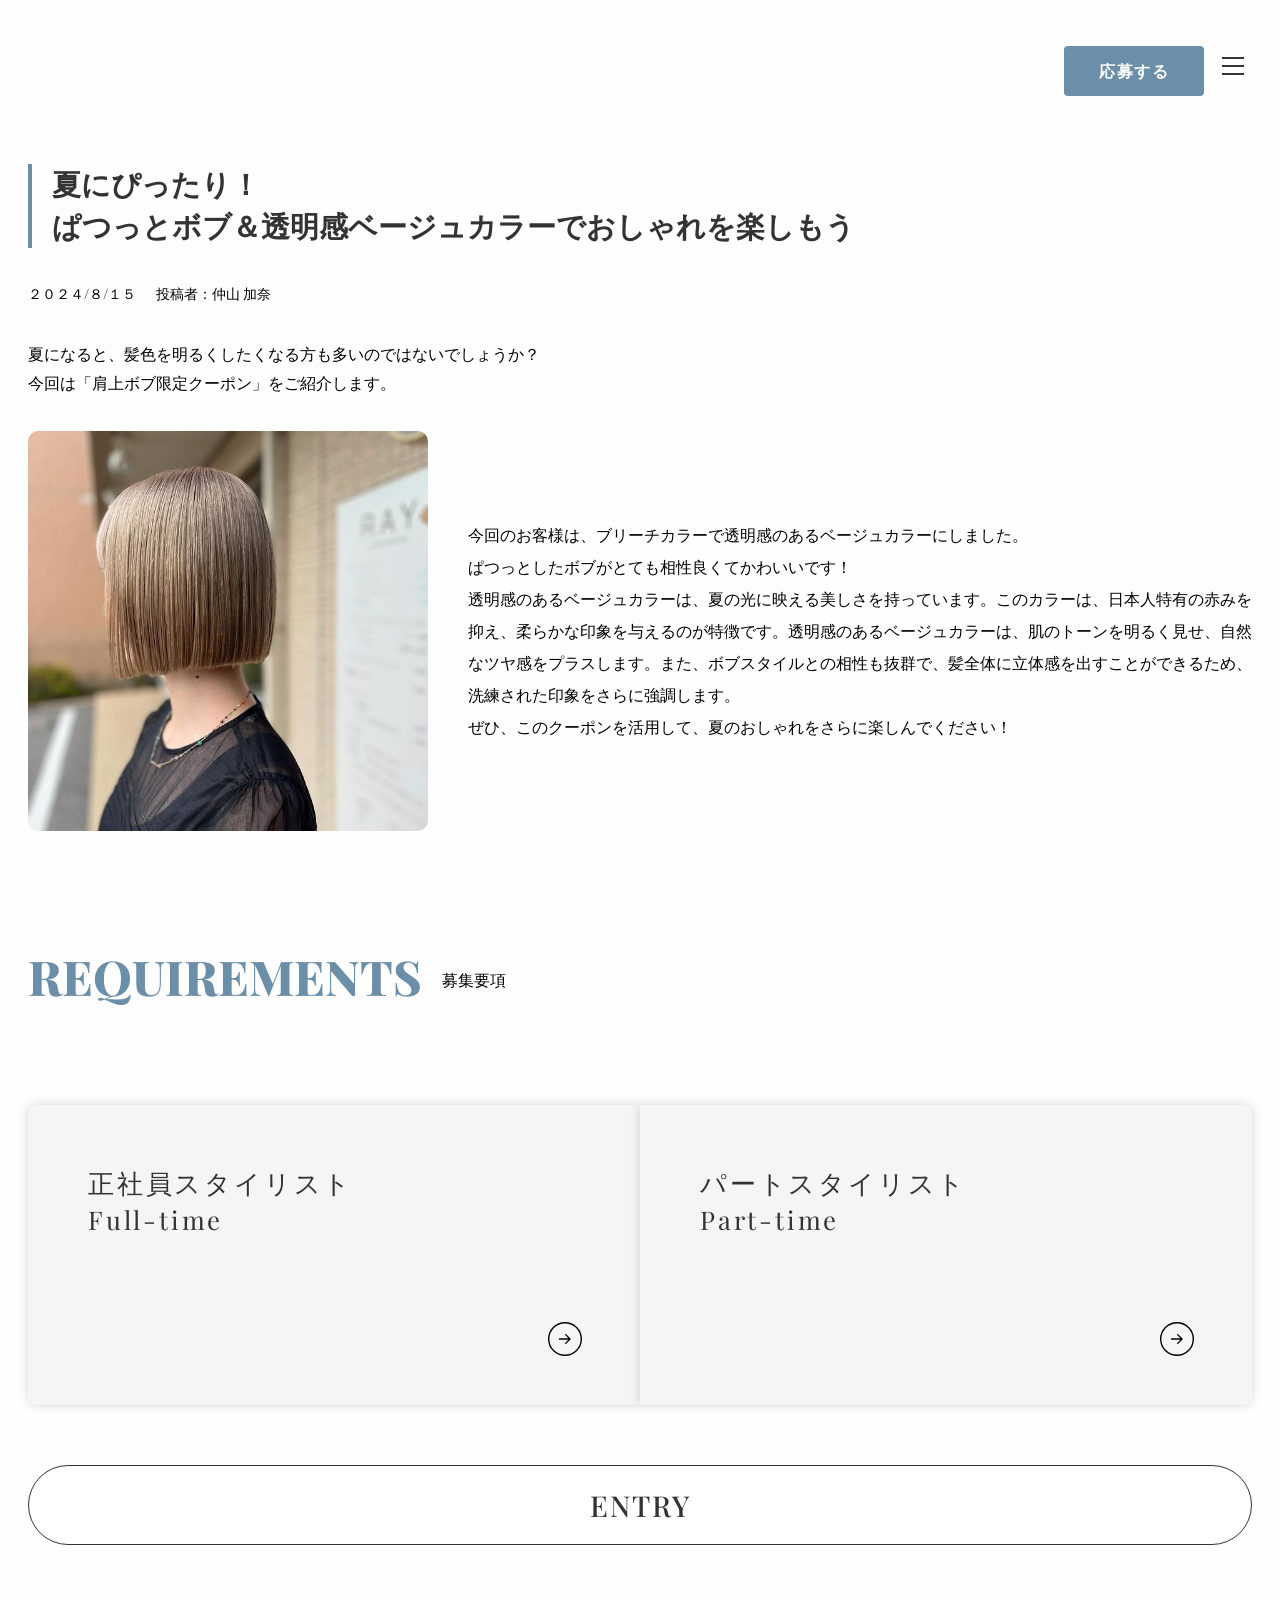
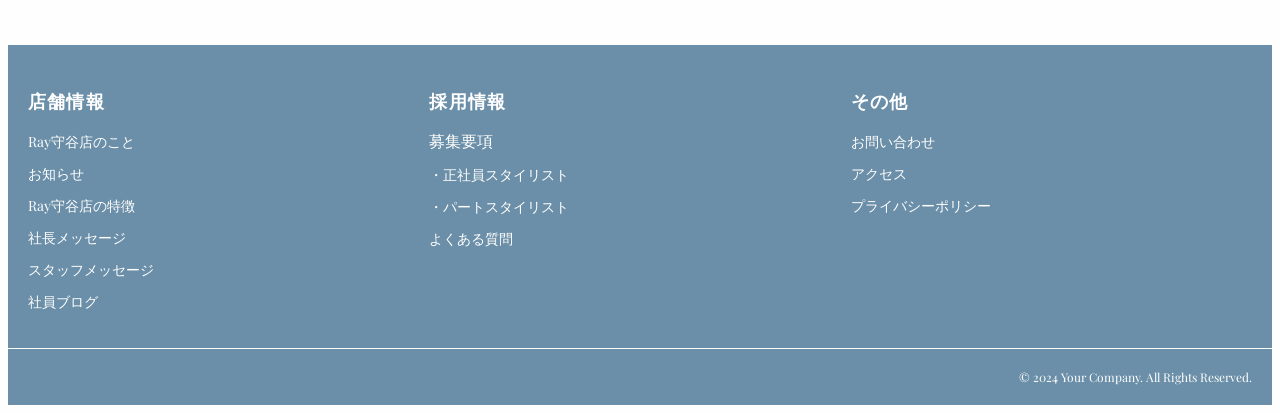
<file: blog.html>
<!DOCTYPE html>
<html lang="ja">

<head>
    <meta charset="UTF-8">
    <meta name="viewport" content="width=device-width, initial-scale=1.0">
    <title>Ray守谷店_社員ブログ</title>
    <link rel="stylesheet" href="css/blog.css">
    <script src="js/script.js" defer></script>
</head>

<body>
    <header class="header">
        <div class="logo"></div>
        <a class="form"
            href="https://docs.google.com/forms/d/e/1FAIpQLSex5npWodg_YMDgw0tSRHl3kR3jKLnFb66A946xwnOBswE83A/viewform?usp=sf_link"><button
                class="entry">応募する</button></a>
        <div class="line">
            <div class="line1"></div>
            <div class="line1"></div>
            <div class="line1"></div>
        </div>
        <div class="menu">
            <div class="close-btn">✕</div>
            <nav class="menu-content">
                <h1>MENU</h1>
                <ul class="navigation_menu">
                    <div class="flexnav">
                        <li><a href="index.html">トップページ</a></li>
                        <li><a href="about.html">Ray守谷店のこと</a></li>
                        <li><a href="index.html#news_seection">お知らせ</a></li>
                        <li><a href="index.html#features_section">Ray守谷店の特徴</a></li>
                        <li><a href="about.html#ownertext">社長メッセージ</a></li>
                        <li><a href="about.html#stafftext">スタッフメッセージ</a></li>
                        <li><a href="listBlog.html">社員ブログ</a></li>
                    </div>
                    <div class="flexnav2">
                        <li>募集要項</li>
                        <li><a href="requirement.html">・正社員スタイリスト</a></li>
                        <li><a href="part.html">・パートスタイリスト</a></li>
                        <li><a href="#faq_section">よくあるご質問</a></li>
                        <li><a href="#">お問い合わせ</a></li>
                    </div>
                </ul>
            </nav>
        </div>
    </header>
    <section class="blog_all">
        <h1>夏にぴったり！<br>ぱつっとボブ＆透明感ベージュカラーでおしゃれを楽しもう</h1>
        <div class="client">
            <ul>
                <li class="date">２０２４/８/１５</li>
                <li class="client">投稿者：仲山 加奈</li>
            </ul>
        </div>
        <h2>夏になると、髪色を明るくしたくなる方も多いのではないでしょうか？<br>今回は「肩上ボブ限定クーポン」をご紹介します。</h2>
        <div class="image">
            <img src="image/hair_cut.jpg" alt="">
            <p>今回のお客様は、ブリーチカラーで透明感のあるベージュカラーにしました。<br>ぱつっとしたボブがとても相性良くてかわいいです！<br>透明感のあるベージュカラーは、夏の光に映える美しさを持っています。このカラーは、日本人特有の赤みを抑え、柔らかな印象を与えるのが特徴です。透明感のあるベージュカラーは、肌のトーンを明るく見せ、自然なツヤ感をプラスします。また、ボブスタイルとの相性も抜群で、髪全体に立体感を出すことができるため、洗練された印象をさらに強調します。<br>ぜひ、このクーポンを活用して、夏のおしゃれをさらに楽しんでください！
            </p>
        </div>
    </section>

    <section class="recruit_section">
        <h2 class="heading08"><span>REQUIREMENTS</span>募集要項</h2>
        <div class="content_recruit">
            <a href="requirement.html">
                <div class="box_rec rec01">
                    <p>正社員スタイリスト<br><span>Full-time</span></p><svg class="pc" width="34" height="34" viewBox="0 0 74 74"
                        fill="none" xmlns="http://www.w3.org/2000/svg">
                        <circle cx="37" cy="37" r="35.5" stroke="black" stroke-width="3"></circle>
                        <path
                            d="M25 35.5C24.1716 35.5 23.5 36.1716 23.5 37C23.5 37.8284 24.1716 38.5 25 38.5V35.5ZM49.0607 38.0607C49.6464 37.4749 49.6464 36.5251 49.0607 35.9393L39.5147 26.3934C38.9289 25.8076 37.9792 25.8076 37.3934 26.3934C36.8076 26.9792 36.8076 27.9289 37.3934 28.5147L45.8787 37L37.3934 45.4853C36.8076 46.0711 36.8076 47.0208 37.3934 47.6066C37.9792 48.1924 38.9289 48.1924 39.5147 47.6066L49.0607 38.0607ZM25 38.5L48 38.5V35.5L25 35.5V38.5Z"
                            fill="black"></path>
                    </svg>
                </div>
            </a>
            <a href="part.html">
                <div class="box_rec rec02">
                    <p>パートスタイリスト<br><span>Part-time</span></p><svg class="pc" width="34" height="34" viewBox="0 0 74 74"
                        fill="none" xmlns="http://www.w3.org/2000/svg">
                        <circle cx="37" cy="37" r="35.5" stroke="black" stroke-width="3"></circle>
                        <path
                            d="M25 35.5C24.1716 35.5 23.5 36.1716 23.5 37C23.5 37.8284 24.1716 38.5 25 38.5V35.5ZM49.0607 38.0607C49.6464 37.4749 49.6464 36.5251 49.0607 35.9393L39.5147 26.3934C38.9289 25.8076 37.9792 25.8076 37.3934 26.3934C36.8076 26.9792 36.8076 27.9289 37.3934 28.5147L45.8787 37L37.3934 45.4853C36.8076 46.0711 36.8076 47.0208 37.3934 47.6066C37.9792 48.1924 38.9289 48.1924 39.5147 47.6066L49.0607 38.0607ZM25 38.5L48 38.5V35.5L25 35.5V38.5Z"
                            fill="black"></path>
                    </svg>
                </div>
            </a>
        </div>

        <a class="form"
            href="https://docs.google.com/forms/d/e/1FAIpQLSex5npWodg_YMDgw0tSRHl3kR3jKLnFb66A946xwnOBswE83A/viewform?usp=sf_link"><button
                class="big_btn">ENTRY</button></a>

    </section>

    <footer>
        <div class="footer-container">
            <div class="footer-section company-info">
                <h4>店舗情報</h4>
                <ul>
                    <li><a href="about.html">Ray守谷店のこと</a></li>
                    <li><a href="index.html#news_section">お知らせ</a></li>
                    <li><a href="index.html#features_section">Ray守谷店の特徴</a></li>
                    <li><a href="about.html#ownertext">社長メッセージ</a></li>
                    <li><a href="about.html#stafftext">スタッフメッセージ</a></li>
                    <li><a href="listBlog.html">社員ブログ</a></li>
                </ul>
            </div>
    
            <div class="footer-section recruit-info">
                <h4>採用情報</h4>
                <ul>
                    <li>募集要項</li>
                    <li><a href="requirement.html">・正社員スタイリスト</a></li>
                    <li><a href="part.html">・パートスタイリスト</a></li>
                    <li><a href="index.html#faq_section">よくある質問</a></li>
                </ul>
            </div>
    
            <div class="footer-section contact-info">
                <h4>その他</h4>
                <ul>
                    <li><a href="/contact">お問い合わせ</a></li>
                    <li><a href="/location">アクセス</a></li>
                    <li><a href="/privacy">プライバシーポリシー</a></li>
                </ul>
            </div>
    
            <!-- SNS -->
            <!-- <div class="footer-section social-media">
                <h4>Follow Us</h4>
                <ul class="social-links">
                    <li><a href="https://twitter.com/yourcompany" target="_blank">Twitter</a></li>
                    <li><a href="https://facebook.com/yourcompany" target="_blank">Facebook</a></li>
                    <li><a href="https://instagram.com/yourcompany" target="_blank">Instagram</a></li>
                    <li><a href="https://linkedin.com/yourcompany" target="_blank">LinkedIn</a></li>
                </ul>
            </div> -->
        </div>
    
        <div class="footer-bottom">
            <p>&copy; 2024 Your Company. All Rights Reserved.</p>
        </div>
    </footer>
</body>

</html>
</file>
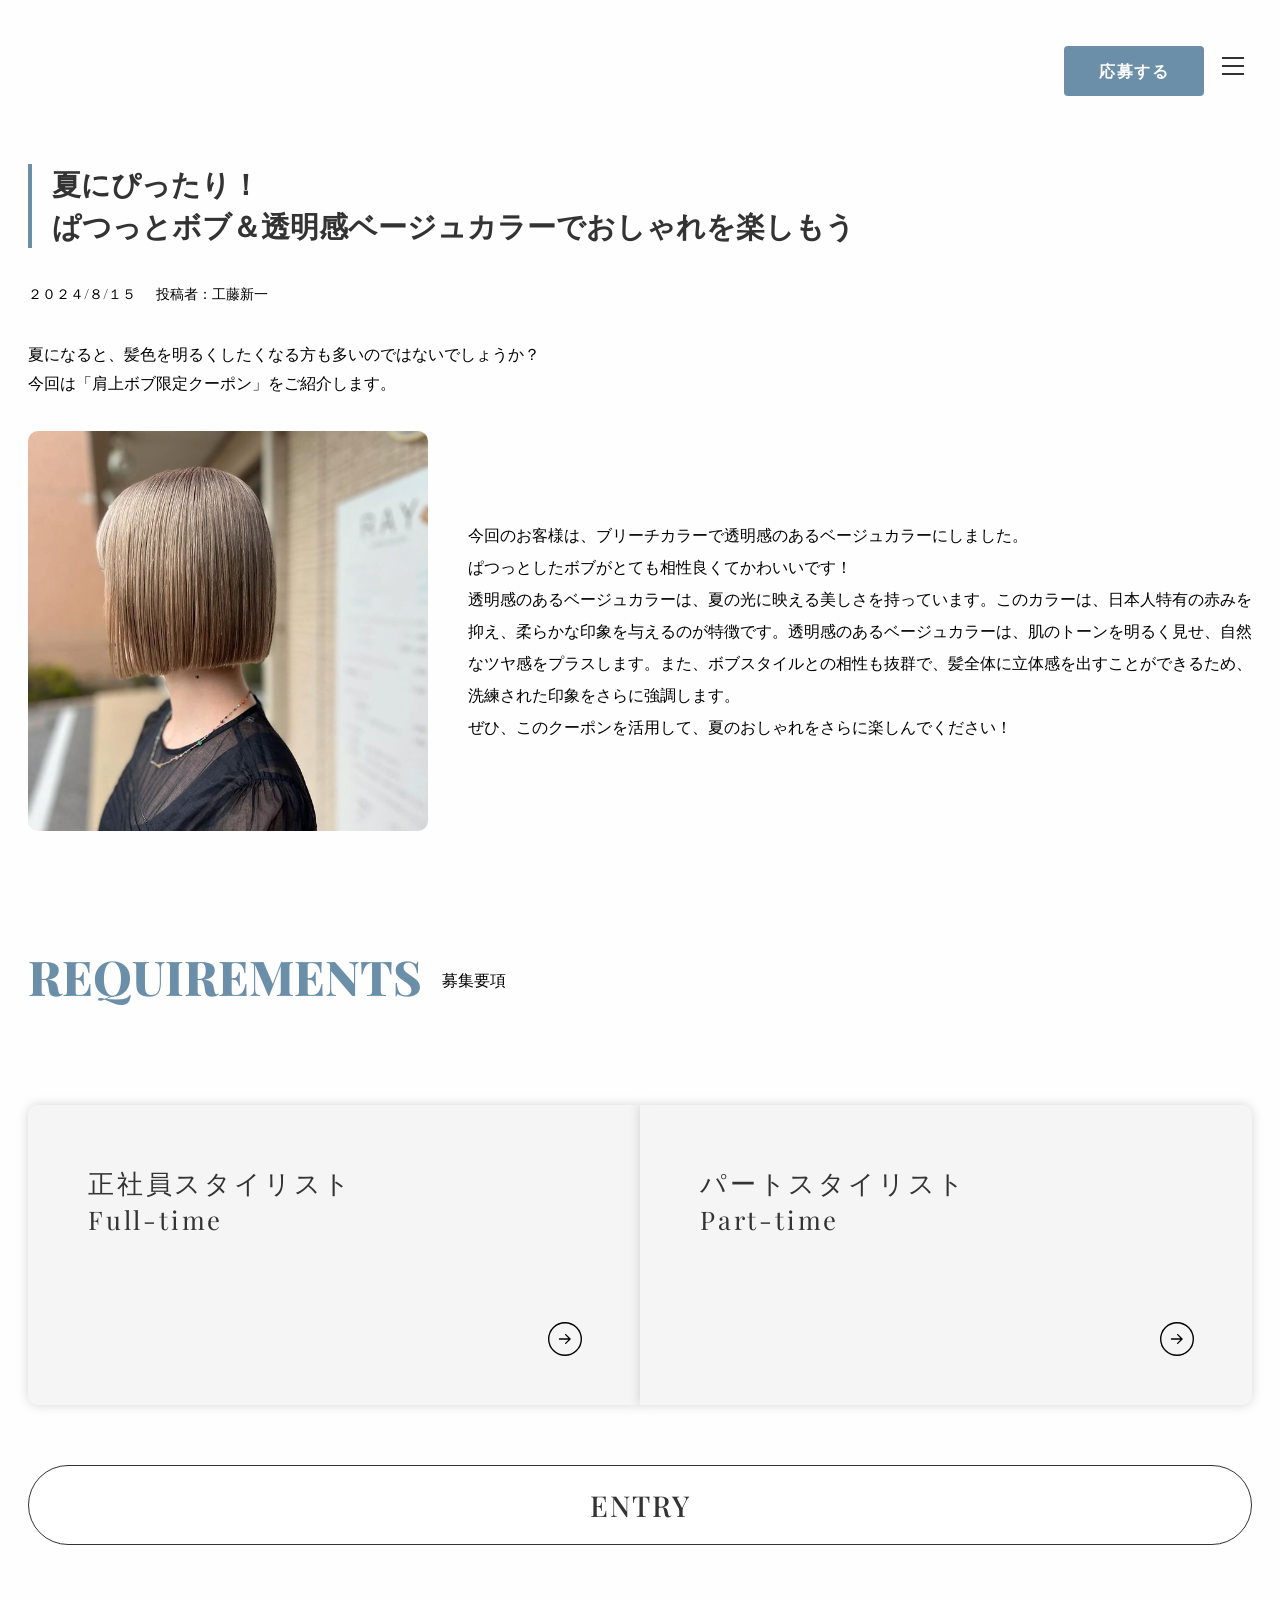
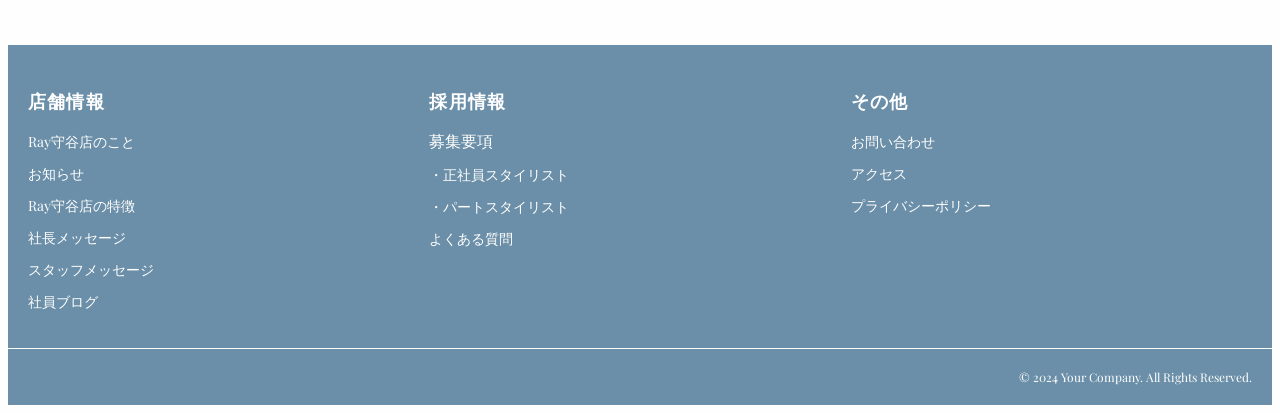
<file: blog02.html>
<!DOCTYPE html>
<html lang="ja">

<head>
    <meta charset="UTF-8">
    <meta name="viewport" content="width=device-width, initial-scale=1.0">
    <title>Ray守谷店_社員ブログ</title>
    <link rel="stylesheet" href="css/blog.css">
    <script src="js/script.js" defer></script>
</head>

<body>
    <header class="header">
        <div class="logo"></div>
        <a class="form"
            href="https://docs.google.com/forms/d/e/1FAIpQLSex5npWodg_YMDgw0tSRHl3kR3jKLnFb66A946xwnOBswE83A/viewform?usp=sf_link"><button
                class="entry">応募する</button></a>
        <div class="line">
            <div class="line1"></div>
            <div class="line1"></div>
            <div class="line1"></div>
        </div>
        <div class="menu">
            <div class="close-btn">✕</div>
            <nav class="menu-content">
                <h1>MENU</h1>
                <ul class="navigation_menu">
                    <div class="flexnav">
                        <li><a href="index.html">トップページ</a></li>
                        <li><a href="about.html">Ray守谷店のこと</a></li>
                        <li><a href="index.html#news_seection">お知らせ</a></li>
                        <li><a href="index.html#features_section">Ray守谷店の特徴</a></li>
                        <li><a href="about.html#ownertext">社長メッセージ</a></li>
                        <li><a href="about.html#stafftext">スタッフメッセージ</a></li>
                        <li><a href="listBlog.html">社員ブログ</a></li>
                    </div>
                    <div class="flexnav2">
                        <li>募集要項</li>
                        <li><a href="requirement.html">・正社員スタイリスト</a></li>
                        <li><a href="part.html">・パートスタイリスト</a></li>
                        <li><a href="#faq_section">よくあるご質問</a></li>
                        <li><a href="#">お問い合わせ</a></li>
                    </div>
                </ul>
            </nav>
        </div>
    </header>
    <section class="blog_all">
        <h1>夏にぴったり！<br>ぱつっとボブ＆透明感ベージュカラーでおしゃれを楽しもう</h1>
        <div class="client">
            <ul>
                <li class="date">２０２４/８/１５</li>
                <li class="client">投稿者：工藤新一</li>
            </ul>
        </div>
        <h2>夏になると、髪色を明るくしたくなる方も多いのではないでしょうか？<br>今回は「肩上ボブ限定クーポン」をご紹介します。</h2>
        <div class="image">
            <img src="image/hair_cut.jpg" alt="">
            <p>今回のお客様は、ブリーチカラーで透明感のあるベージュカラーにしました。<br>ぱつっとしたボブがとても相性良くてかわいいです！<br>透明感のあるベージュカラーは、夏の光に映える美しさを持っています。このカラーは、日本人特有の赤みを抑え、柔らかな印象を与えるのが特徴です。透明感のあるベージュカラーは、肌のトーンを明るく見せ、自然なツヤ感をプラスします。また、ボブスタイルとの相性も抜群で、髪全体に立体感を出すことができるため、洗練された印象をさらに強調します。<br>ぜひ、このクーポンを活用して、夏のおしゃれをさらに楽しんでください！
            </p>
        </div>
    </section>

    <section class="recruit_section">
        <h2 class="heading08"><span>REQUIREMENTS</span>募集要項</h2>
        <div class="content_recruit">
            <a href="requirement.html">
                <div class="box_rec rec01">
                    <p>正社員スタイリスト<br><span>Full-time</span></p><svg class="pc" width="34" height="34" viewBox="0 0 74 74"
                        fill="none" xmlns="http://www.w3.org/2000/svg">
                        <circle cx="37" cy="37" r="35.5" stroke="black" stroke-width="3"></circle>
                        <path
                            d="M25 35.5C24.1716 35.5 23.5 36.1716 23.5 37C23.5 37.8284 24.1716 38.5 25 38.5V35.5ZM49.0607 38.0607C49.6464 37.4749 49.6464 36.5251 49.0607 35.9393L39.5147 26.3934C38.9289 25.8076 37.9792 25.8076 37.3934 26.3934C36.8076 26.9792 36.8076 27.9289 37.3934 28.5147L45.8787 37L37.3934 45.4853C36.8076 46.0711 36.8076 47.0208 37.3934 47.6066C37.9792 48.1924 38.9289 48.1924 39.5147 47.6066L49.0607 38.0607ZM25 38.5L48 38.5V35.5L25 35.5V38.5Z"
                            fill="black"></path>
                    </svg>
                </div>
            </a>
            <a href="part.html">
                <div class="box_rec rec02">
                    <p>パートスタイリスト<br><span>Part-time</span></p><svg class="pc" width="34" height="34" viewBox="0 0 74 74"
                        fill="none" xmlns="http://www.w3.org/2000/svg">
                        <circle cx="37" cy="37" r="35.5" stroke="black" stroke-width="3"></circle>
                        <path
                            d="M25 35.5C24.1716 35.5 23.5 36.1716 23.5 37C23.5 37.8284 24.1716 38.5 25 38.5V35.5ZM49.0607 38.0607C49.6464 37.4749 49.6464 36.5251 49.0607 35.9393L39.5147 26.3934C38.9289 25.8076 37.9792 25.8076 37.3934 26.3934C36.8076 26.9792 36.8076 27.9289 37.3934 28.5147L45.8787 37L37.3934 45.4853C36.8076 46.0711 36.8076 47.0208 37.3934 47.6066C37.9792 48.1924 38.9289 48.1924 39.5147 47.6066L49.0607 38.0607ZM25 38.5L48 38.5V35.5L25 35.5V38.5Z"
                            fill="black"></path>
                    </svg>
                </div>
            </a>
        </div>

        <a class="form"
            href="https://docs.google.com/forms/d/e/1FAIpQLSex5npWodg_YMDgw0tSRHl3kR3jKLnFb66A946xwnOBswE83A/viewform?usp=sf_link"><button
                class="big_btn">ENTRY</button></a>

    </section>

    <footer>
        <div class="footer-container">
            <div class="footer-section company-info">
                <h4>店舗情報</h4>
                <ul>
                    <li><a href="about.html">Ray守谷店のこと</a></li>
                    <li><a href="index.html#news_section">お知らせ</a></li>
                    <li><a href="index.html#features_section">Ray守谷店の特徴</a></li>
                    <li><a href="about.html#ownertext">社長メッセージ</a></li>
                    <li><a href="about.html#stafftext">スタッフメッセージ</a></li>
                    <li><a href="listBlog.html">社員ブログ</a></li>
                </ul>
            </div>
    
            <div class="footer-section recruit-info">
                <h4>採用情報</h4>
                <ul>
                    <li>募集要項</li>
                    <li><a href="requirement.html">・正社員スタイリスト</a></li>
                    <li><a href="part.html">・パートスタイリスト</a></li>
                    <li><a href="index.html#faq_section">よくある質問</a></li>
                </ul>
            </div>
    
            <div class="footer-section contact-info">
                <h4>その他</h4>
                <ul>
                    <li><a href="/contact">お問い合わせ</a></li>
                    <li><a href="/location">アクセス</a></li>
                    <li><a href="/privacy">プライバシーポリシー</a></li>
                </ul>
            </div>
    
            <!-- SNS -->
            <!-- <div class="footer-section social-media">
                <h4>Follow Us</h4>
                <ul class="social-links">
                    <li><a href="https://twitter.com/yourcompany" target="_blank">Twitter</a></li>
                    <li><a href="https://facebook.com/yourcompany" target="_blank">Facebook</a></li>
                    <li><a href="https://instagram.com/yourcompany" target="_blank">Instagram</a></li>
                    <li><a href="https://linkedin.com/yourcompany" target="_blank">LinkedIn</a></li>
                </ul>
            </div> -->
        </div>
    
        <div class="footer-bottom">
            <p>&copy; 2024 Your Company. All Rights Reserved.</p>
        </div>
    </footer>
</body>

</html>
</file>
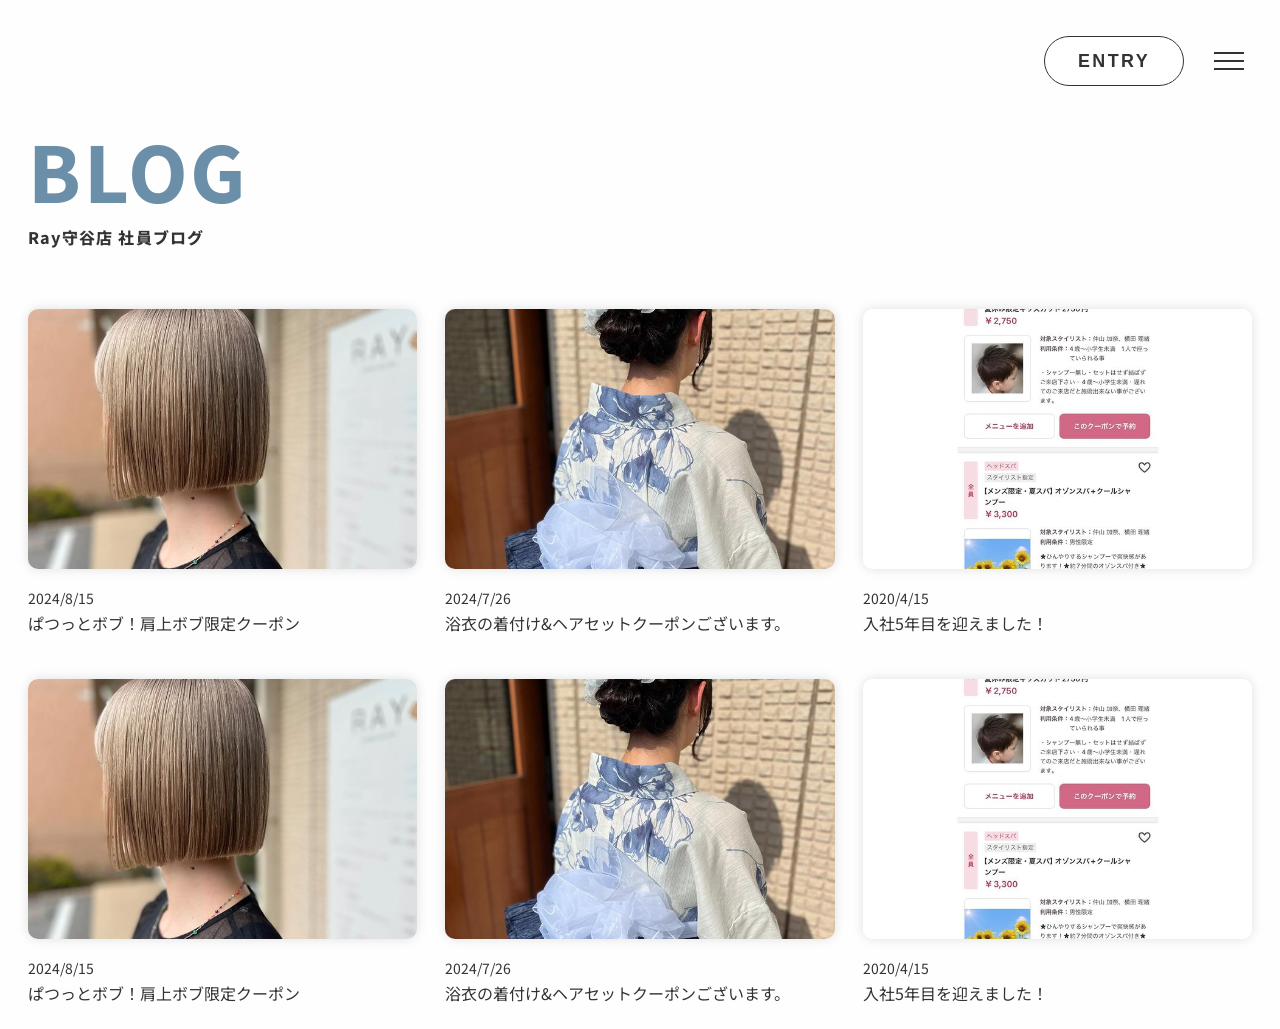
<file: listBlog.html>
<!DOCTYPE html>
<html lang="ja">

<head>
    <meta charset="UTF-8">
    <meta name="viewport" content="width=device-width, initial-scale=1.0">
    <title>Ray守谷店_社員ブログ</title>
    <link rel="stylesheet" href="css/listBlog.css">
    <script src="js/script.js" defer></script>
</head>

<body>
    <header class="header">
        <div class="logo"></div>
        <a class="form"
            href="https://docs.google.com/forms/d/e/1FAIpQLSex5npWodg_YMDgw0tSRHl3kR3jKLnFb66A946xwnOBswE83A/viewform?usp=sf_link"><button
                class="entry">ENTRY</button></a>
        <div class="line">
            <div class="line1"></div>
            <div class="line1"></div>
            <div class="line1"></div>
        </div>
        <div class="menu">
            <div class="close-btn">✕</div>
            <nav class="menu-content">
                <h1>MENU</h1>
                <ul class="navigation_menu">
                    <div class="flexnav">
                        <li><a href="#">Ray守谷店のこと</a></li>
                        <li><a href="#">ニュース</a></li>
                        <li><a href="#">Ray守谷店の特徴</a></li>
                        <li><a href="#">働き方</a></li>
                        <li><a href="#">成長支援</a></li>
                        <li><a href="#">福利厚生</a></li>
                    </div>
                    <div class="flexnav2">
                        <li><a href="#">社員ブログ</a></li>
                        <li><a href="#">募集要項</a></li>
                        <li><a href="#">よくあるご質問</a></li>
                        <li><a href="#">お問い合わせ</a></li>
                    </div>
                </ul>
            </nav>
        </div>
    </header>

    <main>

        <div class="sectuon">
            <h1 class="big_heading">BLOG</h1>
            <p class="small_heading">Ray守谷店 社員ブログ</p>
        </div>

        <div class="blogAll">
            <div class="blogList">
                <div class="visual blog01"></div>
                <p class="text"><span>2024/8/15</span><br>ぱつっとボブ！肩上ボブ限定クーポン</p>
            </div>
            <div class="blogList">
                <div class="visual blog02"></div>
                <p class="text"><span>2024/7/26</span><br>浴衣の着付け&ヘアセットクーポンございます。</p>
            </div>
            <div class="blogList">
                <div class="visual blog03"></div>
                <p class="text"><span>2020/4/15</span><br>入社5年目を迎えました！</p>
            </div>
            <div class="blogList">
                <div class="visual blog01"></div>
                <p class="text"><span>2024/8/15</span><br>ぱつっとボブ！肩上ボブ限定クーポン</p>
            </div>
            <div class="blogList">
                <div class="visual blog02"></div>
                <p class="text"><span>2024/7/26</span><br>浴衣の着付け&ヘアセットクーポンございます。</p>
            </div>
            <div class="blogList">
                <div class="visual blog03"></div>
                <p class="text"><span>2020/4/15</span><br>入社5年目を迎えました！</p>
            </div>
        </div>
    </main>
</body>

</html>
</file>
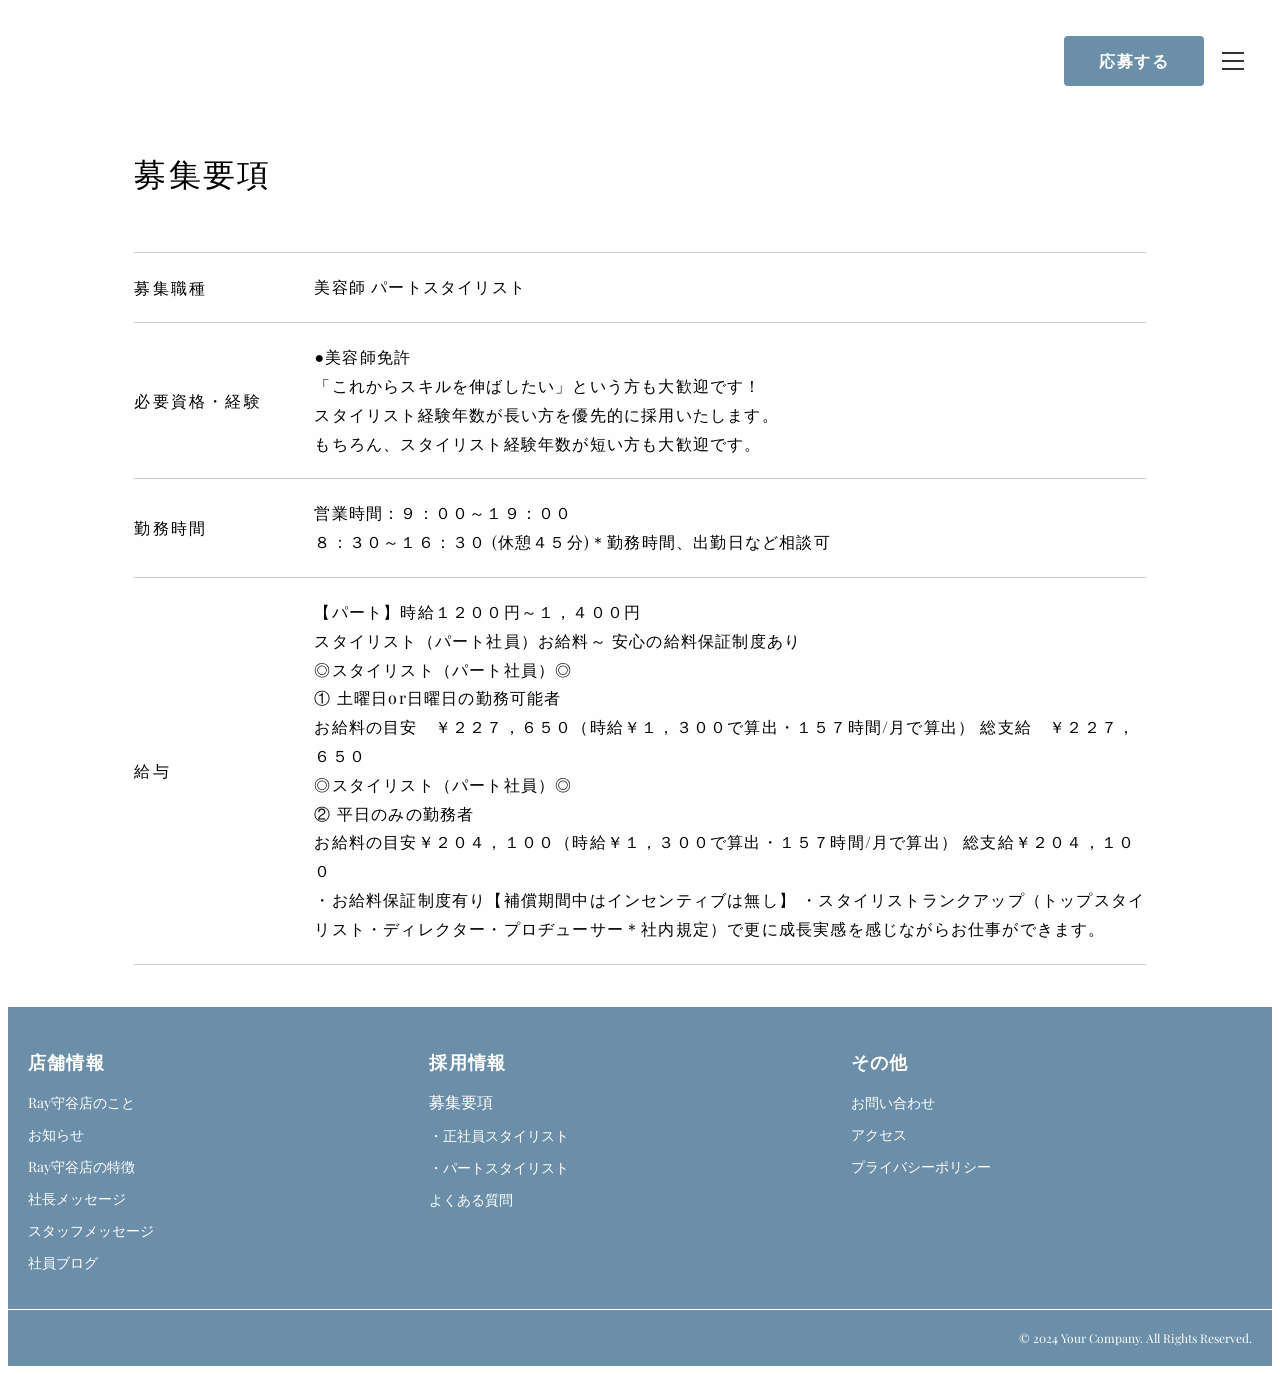
<file: part.html>
<!DOCTYPE html>
<html lang="ja">

<head>
    <meta charset="UTF-8">
    <meta name="viewport" content="width=device-width, initial-scale=1.0">
    <title>パートスタイリスト_募集要項</title>
    <link rel="stylesheet" href="css/positive.css">
    <script src="js/script.js" defer></script>
</head>

<body>
    <header class="header">
        <div class="logo"></div>
        <a class="form"
            href="https://docs.google.com/forms/d/e/1FAIpQLSex5npWodg_YMDgw0tSRHl3kR3jKLnFb66A946xwnOBswE83A/viewform?usp=sf_link"><button
                class="entry">応募する</button></a>
        <div class="line">
            <div class="line1"></div>
            <div class="line1"></div>
            <div class="line1"></div>
        </div>
        <div class="menu">
            <div class="close-btn">✕</div>
            <nav class="menu-content">
                <h1>MENU</h1>
                <ul class="navigation_menu">
                    <div class="flexnav">
                        <li><a href="index.html">トップページ</a></li>
                        <li><a href="about.html">Ray守谷店のこと</a></li>
                        <li><a href="index.html#news_seection">お知らせ</a></li>
                        <li><a href="index.html#features_section">Ray守谷店の特徴</a></li>
                        <li><a href="about.html#ownertext">社長メッセージ</a></li>
                        <li><a href="about.html#stafftext">スタッフメッセージ</a></li>
                        <li><a href="listBlog.html">社員ブログ</a></li>
                    </div>
                    <div class="flexnav2">
                        <li>募集要項</li>
                        <li><a href="requirement.html">・正社員スタイリスト</a></li>
                        <li><a href="part.html">・パートスタイリスト</a></li>
                        <li><a href="#faq_section">よくあるご質問</a></li>
                        <li><a href="#">お問い合わせ</a></li>
                    </div>
                </ul>
            </nav>
        </div>
    </header>
    <section id="jobDes">
        <div class="job">
            <h2>募集要項</h2>

            <div class="job-01">
                <h3>募集職種</h3>
                <p>美容師 パートスタイリスト</p>
            </div>

            <div class="job-02">
                <h3>必要資格・経験</h3>
                <p>●美容師免許<br><span>「これからスキルを伸ばしたい」という方も大歓迎です！<br>スタイリスト経験年数が長い方を優先的に採用いたします。<br>もちろん、スタイリスト経験年数が短い方も大歓迎です。</span>
                </p>
            </div>

            <div class="jobTime">
                <div class="Time">
                    <h3>勤務時間</h3>
                </div>
                <div class="timeText">
                    <p>営業時間：９：００～１９：００</p>
                    <p>８：３０～１６：３０ (休憩４５分)＊勤務時間、出勤日など相談可</p>
                </div>
            </div>

            <div class="jobMon">
                <div class="Mon">
                    <h3>給与</h3>
                </div>

                <div class="MonText">
                    <p>【パート】時給１２００円～１，４００円<br>スタイリスト（パート社員）お給料～ 安心の給料保証制度あり<br>
                        ◎スタイリスト（パート社員）◎<br>① 土曜日or日曜日の勤務可能者<br>お給料の目安　￥２２７，６５０（時給￥１，３００で算出・１５７時間/月で算出）
                        総支給　￥２２７，６５０</p>

                    <p>
                        ◎スタイリスト（パート社員）◎<br>② 平日のみの勤務者<br>お給料の目安￥２０４，１００（時給￥１，３００で算出・１５７時間/月で算出）
                        総支給￥２０４，１００
                    </p>

                    <p>
                        ・お給料保証制度有り【補償期間中はインセンティブは無し】
                        ・スタイリストランクアップ（トップスタイリスト・ディレクター・プロヂューサー＊社内規定）で更に成長実感を感じながらお仕事ができます。
                    </p>
                </div>
            </div>
        </div>
    </section>

    <footer>
        <div class="footer-container">
            <div class="footer-section company-info">
                <h4>店舗情報</h4>
                <ul>
                    <li><a href="about.html">Ray守谷店のこと</a></li>
                    <li><a href="index.html#news_section">お知らせ</a></li>
                    <li><a href="index.html#features_section">Ray守谷店の特徴</a></li>
                    <li><a href="about.html#ownertext">社長メッセージ</a></li>
                    <li><a href="about.html#stafftext">スタッフメッセージ</a></li>
                    <li><a href="listBlog.html">社員ブログ</a></li>
                </ul>
            </div>

            <div class="footer-section recruit-info">
                <h4>採用情報</h4>
                <ul>
                    <li>募集要項</li>
                    <li><a href="requirement.html">・正社員スタイリスト</a></li>
                    <li><a href="part.html">・パートスタイリスト</a></li>
                    <li><a href="index.html#faq_section">よくある質問</a></li>
                </ul>
            </div>

            <div class="footer-section contact-info">
                <h4>その他</h4>
                <ul>
                    <li><a href="/contact">お問い合わせ</a></li>
                    <li><a href="/location">アクセス</a></li>
                    <li><a href="/privacy">プライバシーポリシー</a></li>
                </ul>
            </div>

            <!-- SNS -->
            <!-- <div class="footer-section social-media">
                <h4>Follow Us</h4>
                <ul class="social-links">
                    <li><a href="https://twitter.com/yourcompany" target="_blank">Twitter</a></li>
                    <li><a href="https://facebook.com/yourcompany" target="_blank">Facebook</a></li>
                    <li><a href="https://instagram.com/yourcompany" target="_blank">Instagram</a></li>
                    <li><a href="https://linkedin.com/yourcompany" target="_blank">LinkedIn</a></li>
                </ul>
            </div> -->
        </div>

        <div class="footer-bottom">
            <p>&copy; 2024 Your Company. All Rights Reserved.</p>
        </div>
    </footer>

</body>

</html>
</file>
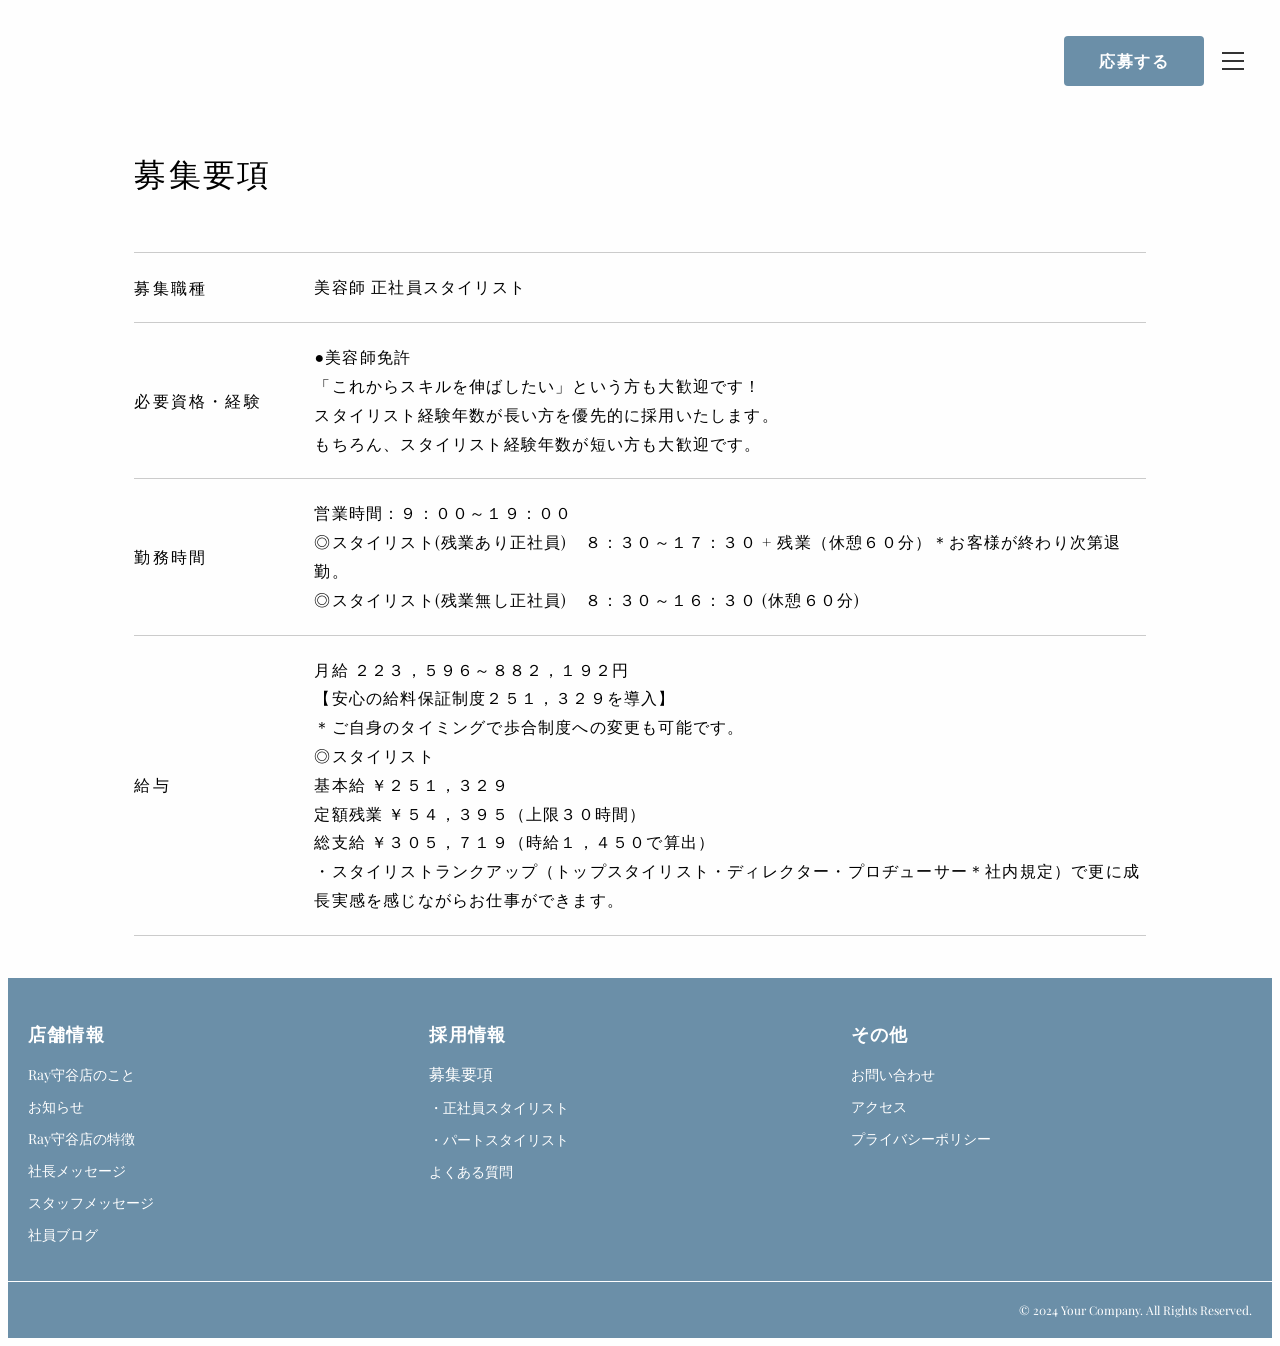
<file: requirement.html>
<!DOCTYPE html>
<html lang="ja">
<head>
    <meta charset="UTF-8">
    <meta name="viewport" content="width=device-width, initial-scale=1.0">
    <title>正社員スタイリスト_募集要項</title>
    <link rel="stylesheet" href="css/positive.css">
    <script src="js/script.js" defer></script>
</head>
<body>
    <header class="header">
        <div class="logo"></div>
        <a href="https://docs.google.com/forms/d/e/1FAIpQLSex5npWodg_YMDgw0tSRHl3kR3jKLnFb66A946xwnOBswE83A/viewform?usp=sf_link"><button class="entry">応募する</button></a>
        <div class="line">
            <div class="line1"></div>
            <div class="line1"></div>
            <div class="line1"></div>
        </div>
        <div class="menu">
            <div class="close-btn">✕</div>
            <nav class="menu-content">
                <h1>MENU</h1>
                <ul class="navigation_menu">
                    <div class="flexnav">
                        <li><a href="index.html">トップページ</a></li>
                        <li><a href="about.html">Ray守谷店のこと</a></li>
                        <li><a href="index.html#news_seection">お知らせ</a></li>
                        <li><a href="index.html#features_section">Ray守谷店の特徴</a></li>
                        <li><a href="about.html#ownertext">社長メッセージ</a></li>
                        <li><a href="about.html#stafftext">スタッフメッセージ</a></li>
                        <li><a href="listBlog.html">社員ブログ</a></li>
                    </div>
                    <div class="flexnav2">
                        <li>募集要項</li>
                        <li><a href="requirement.html">・正社員スタイリスト</a></li>
                        <li><a href="part.html">・パートスタイリスト</a></li>
                        <li><a href="#faq_section">よくあるご質問</a></li>
                        <li><a href="#">お問い合わせ</a></li>
                    </div>
                </ul>
            </nav>
        </div>
    </header>
    <section id="jobDes">
        <div class="job">
            <h2>募集要項</h2>

            <div class="job-01">
                <h3>募集職種</h3>
                <p>美容師 正社員スタイリスト</p>
            </div>

            <div class="job-02">
                <h3>必要資格・経験</h3>
                <p>●美容師免許<br><span>「これからスキルを伸ばしたい」という方も大歓迎です！<br>スタイリスト経験年数が長い方を優先的に採用いたします。<br>もちろん、スタイリスト経験年数が短い方も大歓迎です。</span>
                </p>
            </div>

            <div class="jobTime">
                <div class="Time">
                    <h3>勤務時間</h3>
                </div>
                <div class="timeText">
                    <p>営業時間：９：００～１９：００</p>
                    <p>◎スタイリスト(残業あり正社員)　８：３０～１７：３０ + 残業（休憩６０分）＊お客様が終わり次第退勤。</p>
                    <p>◎スタイリスト(残業無し正社員)　８：３０～１６：３０ (休憩６０分)</p>
                </div>
            </div>

            <div class="jobMon">
                <div class="Mon">
                    <h3>給与</h3>
                </div>

                <div class="MonText">
                    <p>月給 ２２３，５９６～８８２，１９２円</p>
                    <p>【安心の給料保証制度２５１，３２９を導入】<br>＊ご自身のタイミングで歩合制度への変更も可能です。</p>
                    <p>◎スタイリスト<br>基本給 ￥２５１，３２９<br>定額残業 ￥５４，３９５（上限３０時間）<br>総支給 ￥３０５，７１９（時給１，４５０で算出）</p>
                    <p>
                        ・スタイリストランクアップ（トップスタイリスト・ディレクター・プロヂューサー＊社内規定）で更に成長実感を感じながらお仕事ができます。
                    </p>
                </div>
            </div>
        </div>

        <!-- <div class="detailText">

            <h3 class="title">安心の給料保証制度</h3>
    
            <div class="directEntry">
                <h3>① ダイレクトエントリー（当サイトからのエントリー）</h3>
    
                <h4 class="pattern01">◉スタイリスト正社員（残業あり/月３０時間以内）</h4>
                <p class="pattern01P">
                    基本給　¥２５１３２９<small>（時給¥１４５０）</small><br>
                    定額残業　¥５４３７５<small>（３０時間）</small><br>
                    総支給　¥３０５７０４<small>（１年間保証）</small><br>
                    ※解除後は歩合制度変更か下記②の保証制度に変更<br>
                    ※売上８５〜９５万以上で歩合評価制度に変更。（時給¥１１００＋歩合＋その他手当）店販１０%</p>
    
                <h4 class="pattern02">◉スタイリスト正社員（残業なし）</h4>
                <p class="pattern02P">
                    基本給　¥２５１３２９<small>（時給¥１４５０）</small><br>
                    定額残業　¥０<br>
                    総支給　¥２５１３２９<small>（１年間保証）</small><br>
                    ※解除後は歩合制度変更か下記②の保証制度に変更<br>
                    ※売上８５〜９５万以上で歩合評価制度に変更。（時給¥１１００＋歩合＋その手当）店販１０%</p>
            </div>
    
            <div class="agentEntry">
                <h3>② 人材紹介エージェント会社・求人媒体（有料）経由エントリー</h3>
    
                <h4 class="pattern01">◉スタイリスト正社員（残業あり/月30時間以内）</h4>
                <p class="pattern01P">
                    基本給　¥２２３５９６<small>（時給¥１２９０）</small><br>
                    定額残業　¥４８３９０<small>（３０時間）</small><br>
                    総支給　¥２７１９８６<small>（解除申告があるまで永年保証）</small><br>
                    ※売上７０〜８０万以上で歩合評価制度に変更（時給¥１１００＋歩合＋その他手当）店販１０%</p>
    
                <h4 class="pattern02">◉スタイリスト正社員（残業なし）</h4>
                <p class="pattern02P">
                    基本給　¥２２３５９６<small>（時給¥１２９０）</small><br>
                    定額残業　¥０<br>
                    総支給　¥２２３５９６<small>（解除申告があるまで永年保証）</small><br>
                    ※売上６０〜７０万以上で歩合評価制度に変更（時給¥１１００＋歩合＋その他手当）店販１０%</p>
            </div>
    
        </div> -->
    </section>
    <footer>
        <div class="footer-container">
            <div class="footer-section company-info">
                <h4>店舗情報</h4>
                <ul>
                    <li><a href="about.html">Ray守谷店のこと</a></li>
                    <li><a href="index.html#news_section">お知らせ</a></li>
                    <li><a href="index.html#features_section">Ray守谷店の特徴</a></li>
                    <li><a href="about.html#ownertext">社長メッセージ</a></li>
                    <li><a href="about.html#stafftext">スタッフメッセージ</a></li>
                    <li><a href="listBlog.html">社員ブログ</a></li>
                </ul>
            </div>

            <div class="footer-section recruit-info">
                <h4>採用情報</h4>
                <ul>
                    <li>募集要項</li>
                    <li><a href="requirement.html">・正社員スタイリスト</a></li>
                    <li><a href="part.html">・パートスタイリスト</a></li>
                    <li><a href="index.html#faq_section">よくある質問</a></li>
                </ul>
            </div>

            <div class="footer-section contact-info">
                <h4>その他</h4>
                <ul>
                    <li><a href="/contact">お問い合わせ</a></li>
                    <li><a href="/location">アクセス</a></li>
                    <li><a href="/privacy">プライバシーポリシー</a></li>
                </ul>
            </div>

            <!-- SNS -->
            <!-- <div class="footer-section social-media">
                <h4>Follow Us</h4>
                <ul class="social-links">
                    <li><a href="https://twitter.com/yourcompany" target="_blank">Twitter</a></li>
                    <li><a href="https://facebook.com/yourcompany" target="_blank">Facebook</a></li>
                    <li><a href="https://instagram.com/yourcompany" target="_blank">Instagram</a></li>
                    <li><a href="https://linkedin.com/yourcompany" target="_blank">LinkedIn</a></li>
                </ul>
            </div> -->
        </div>

        <div class="footer-bottom">
            <p>&copy; 2024 Your Company. All Rights Reserved.</p>
        </div>
    </footer>

</body>
</html>
</file>
<file: css/blog.css>
@charset "utf-8";
@import url('https://fonts.googleapis.com/css2?family=Montserrat:ital,wght@0,100..900;1,100..900&family=Noto+Sans+JP:wght@100..900&family=Playfair+Display:ital,wght@0,400..900;1,400..900&display=swap');

body {
    background: #fefefe;
    font-family: "Playfair Display", serif;
    font-optical-sizing: auto;
    font-style: normal;
    box-sizing: border-box;
    overflow-x: hidden;
}

header {
    position: relative;
    z-index: 200;
    display: grid;
    grid-template-columns: repeat(2, 1fr) 40px;
    align-items: center;
    padding: 28px;
    transform: translateY(-100px);
    animation: slideInFromTop 1s ease-out 1s forwards;
    position: sticky;
    top: 0;
    z-index: 1000;
}

@keyframes slideInFromTop {
    0% {
        transform: translateY(-100px);
        opacity: 0;
    }

    100% {
        transform: translateY(0);
        opacity: 1;
    }
}

.line {
    cursor: pointer;
}

.line div {
    margin-top: 6px;
    width: 22px;
    height: 2px;
    background: #333;
    margin-left: auto;
}

.line div:nth-of-type(1) {
    margin-top: 0;
}

.logo {
    font-size: 30px;
    letter-spacing: 1.6px;
    font-weight: 500;
    color: #333;
}

.logo span {
    font-size: 26px;
    padding-left: 4px;
    font-weight: 550;
}

.menu.open {
    top: -10px;
}

.menu {
    position: fixed;
    top: -110vh;
    left: -10px;
    width: 106%;
    height: 100vh;
    background: #fefefe;
    display: flex;
    flex-direction: column;
    justify-content: center;
    align-items: center;
    transition: top 0.5s ease;
}

.close-btn {
    position: absolute;
    top: 34px;
    right: 100px;
    font-size: 2rem;
    cursor: pointer;
    display: none;
}

.menu.open .close-btn {
    display: block;
}

.line.open .line1:nth-child(1) {
    transform: rotate(45deg) translate(5px, 5px);
}

.line.open .line1:nth-child(2) {
    opacity: 0;
}

.line.open .line1:nth-child(3) {
    transform: rotate(-45deg) translate(5px, -5px);
}

.menu-content h1 {
    padding-left: 40px;
    letter-spacing: 2px;
    font-size: 32px;
    color: #6B8FA8;
}

.menu-content {
    width: 100%;
}

.navigation_menu {
    display: flex;
    gap: 100px;
}

.navigation_menu a {
    font-family: "Playfair Display", serif;
    font-optical-sizing: auto;
    font-weight: 400;
    font-size: 18px;
    color: #212121;
    letter-spacing: 1.8px;
    line-height: 1.8;
}

.navigation_menu li,
a {
    list-style: none;
    text-decoration: none;
    padding-top: 10px;
}

header .form {
    margin-left: auto;
}

.entry {
    width: 140px;
    height: 50px;
    border-radius: 4px;
    font-size: 16px;
    color: #fff;
    letter-spacing: 1.5px;
    background: #6B8FA8;
    background-size: 200% 100%;
    border: none;
    font-family: "Playfair Display", serif;
    font-optical-sizing: auto;
    font-weight: 600;
}

.blog_all {
    padding: 40px 20px;
}

.blog_all h1 {
    margin: 0;
    padding: 0;
    font-weight: 600;
    font-size: 1.8em;
    border-left: 4px solid #6B8FA8;
    padding-left: 20px;
    color: #333;
}

.client ul {
    padding-top: 20px;
    display: flex;
    gap: 20px;
    list-style: none;
    padding-left: 0;
}

.client li {
    font-size: 14px;
}

.blog_all h2 {
    padding: 20px 0;
    font-weight: normal;
    font-size: 1em;
    line-height: 1.8;
}

.image {
    display: grid;
    grid-template-columns: 400px 1fr;
    gap: 40px;
    align-items: center;
}

.image img {
    width: 400px;
    border-radius: 10px;
}

.image p {
    line-height: 2;
    font-size: 1em;
}

.box_rec svg {
    transition: all .2s;
}

.box_rec>svg:hover {
    width: 34px;
    margin-left: 10px;
    transition: transform .3s ease-in-out;
}

.box_rec:hover svg {
    transform: translateX(5px);
}

.box_rec:active {
    transform: scale(0.99);
}


.heading08 {
    font-size: 16px;
    font-weight: 400;
    display: flex;
    align-items: center;
}

.heading08 span {
    display: flex;
    align-items: center;
    color: #6B8FA8;
    font-size: 3rem;
    padding-right: 20px;
    text-transform: uppercase;
    padding-bottom: 8px;
    font-weight: 800;
}

.recruit_section {
    padding: 60px 20px;
}

.content_recruit {
    padding-top: 40px;
    display: grid;
    grid-template-columns: 1fr 1fr;
}

.rec01 {
    height: 300px;
    background: #f5f5f5;
    box-shadow: 0 0 12px rgba(0, 0, 0, 0.16);
    border-radius: 10px 0 0 10px;
    /* border: 1px solid #333; */
    /* border-right: 2px solid #333; */
}

.rec02 {
    height: 300px;
    background: #f5f5f5;
    box-shadow: 0 0 12px rgba(0, 0, 0, 0.16);
    /* border: 1px solid #333; */
    border-radius: 0 10px 10px 0;

}

.box_rec p {
    padding: 60px 0 0 60px;
    font-size: 1.6em;
    letter-spacing: 2.8px;
    font-weight: 400;
    color: #333;
}

.box_rec span {
    padding-left: 0;
}

.box_rec>svg {
    position: relative;
    top: 20%;
    left: 85%;
}

.content_recruit a {
    text-decoration: none;
}

.big_btn {
    margin-top: 60px;
    width: 100%;
    height: 80px;
    letter-spacing: 2px;
    border: 1.5px solid #333;
    font-weight: 500;
    font-size: 1.8em;
    border-radius: 100px;
    font-family: "Playfair Display", serif;
    font-optical-sizing: auto;
}

.big_btn {
    text-decoration: none;
    background-color: #fff;
    color: #333;
    text-align: center;
    cursor: pointer;
    -webkit-transition: 0.5s all;
    transition: 0.5s all;
}


.big_btn:hover {
    background-color: #6B8FA8;
    border: 1px solid #6B8FA8;
    color: #fff;
}

.big_btn a {
    color: #333;
}

.big_btn:hover a {
    color: #fff;
}

@media screen and (max-width:1000px) {
    .box_rec p {
        padding: 28px 0 0 40px;
    }

    .box_rec>svg {
        position: relative;
        top: 20%;
        left: 80%;
    }
}

@media screen and (max-width:940px) {
    .blog_all h1 {
        font-size: 1.6em;
        border-left: 4px solid #6B8FA8;
        padding-left: 20px;
    }

    .image {
        grid-template-columns: 1fr;
        gap: 20px;
    }

    .image img {
        width: 400px;
        border-radius: 10px;
    }

    .image p {
        line-height: 2;
        font-size: 1em;
    }
}

@media screen and (max-width:768px) {
    header {
        padding: 18px;
    }

    .content_recruit {
        padding-top: 40px;
        display: grid;
        grid-template-columns: 1fr;
        grid-template-rows: repeat(2, 200px);
        gap: 20px;
    }

    .box_rec:first-child {
        height: 200px;
        border-radius: 10px;
    }

    .box_rec:last-child {
        height: 200px;
        border-radius: 10px;

    }

    .box_rec p {
        padding: 20px 0 0 40px;
        font-size: 1.4em;
        line-height: 2;
    }

    .box_rec>svg {
        position: relative;
        top: -10%;
        left: 88%;
    }

    .blog_all h1 {
        font-size: 1.4rem;
    }

    .blog_all h2 {
        padding: 0 0 20px 0;
    }
}

@media screen and (max-width:500px) {
    header {
        grid-template-columns: repeat(2, 1fr) 40px;
    }

    .line div {
        width: 24px;
    }

    .entry {
        width: 100px;
        height: 38px;
        font-size: 1em;
        letter-spacing: 1.8px;
    }

    .box_rec p {
        padding: 18px 0 0 28px;
        font-size: 1.2em;
        font-weight: 500;
    }

    .box_rec>svg {
        position: relative;
        left: 84%;
    }

    .big_btn {
        margin-top: 40px;
        width: 100%;
        height: 68px;
        font-size: 2em;
        border-radius: 100px;
    }

    .blog_all h1 {
        font-size: 1.2rem;
        padding-left: 12px;
    }

    .client ul {
        padding-top: 10px;
    }

    .client li {
        font-size: 12px;
    }

    .blog_all h2 {
        font-size: 14px;
        padding-bottom: 0;
    }

    .image p {
        line-height: 1.8;
        font-size: 14px;
    }

    .image img {
        width: 100%;
    }

    .image {
        gap: 10px;
    }

    .blog_all {
        padding: 40px 10px;
    }

    .heading08 {
        display: block;
    }
}

@media screen and (max-width:414px) {
    header {
        grid-template-columns: repeat(2, 1fr) 30px;
    }

    .line div {
        width: 18px;
        margin-top: 4px;
    }

    .entry {
        width: 86px;
        height: 36px;
        font-size: .88em;
        letter-spacing: 1px;
    }

    .content_recruit {
        padding-top: 10px;
        gap: 0;
    }

    .box_rec:first-child {
        height: 180px;
    }

    .box_rec:last-child {
        height: 180px;
    }

    .box_rec p {
        padding: 20px 0 0 28px;
        font-size: 1em;
        font-weight: 500;
    }

    .box_rec>svg {
        position: relative;
        left: 80%;
    }

    .big_btn {
        margin-top: 20px;
        width: 100%;
        height: 60px;
        letter-spacing: 2.8px;
        border: 1.2px solid #333;
        font-weight: 500;
        font-size: 1.6em;
        border-radius: 100px;
    }
    .heading08 span {
        font-size: 25px;
        letter-spacing: 2px;
    }
}

@media screen and (max-width:550px) {
    .menu-content h1 {
        letter-spacing: 2px;
        font-size: 26px;
    }

    .navigation_menu {
        gap: 50px;
    }

    .navigation_menu a {
        font-size: 14px;
        letter-spacing: 1.8px;
        line-height: 1.6;
    }
}

@media screen and (max-width:414px) {
    .close-btn {
        top: 20px;
        right: 25px;
        font-size: 1.6rem;
    }

    .menu-content h1 {
        padding-left: 20px;
    }

    .navigation_menu {
        padding-left: 20px;
    }
    .recruit_section {
        padding: 40px 10px;
    }
}

footer {
    background-color: #6B8FA8;
    color: #fff;
    margin-top: 40px;
    padding: 20px 0;
    text-align: left;
}

.footer-container {
    display: grid;
    grid-template-columns: repeat(3,1fr);
    margin: 0 auto;
}

.footer-section h4 {
    font-size: 18px;
    font-weight: 800;
    letter-spacing: 1.2px;
    margin-bottom: 15px;
    color: #fff;
}

.footer-section ul {
    list-style: none;
    padding: 0;
}

.footer-section ul li {
    margin-bottom: 10px;
}

.footer-section ul li a {
    color: #fff;
    text-decoration: none;
    font-size: 14px;
    transition: color 0.3s;
}

.footer-section ul li a:hover {
    color: #333;
}

.social-links {
    display: flex;
    gap: 10px;
}

.social-links li a {
    font-size: 16px;
    color: #ccc;
    border: 1px solid #ccc;
    border-radius: 50%;
    padding: 10px;
    transition: background-color 0.3s, color 0.3s;
}

.social-links li a:hover {
    background-color: #fff;
    color: #333;
}

.company-info {
    padding-left: 20px;
}

/* copyright */
.footer-bottom {
    text-align: right;
    margin-top: 20px;
    padding-top: 20px;
    padding-right: 20px;
    border-top: 1px solid #fff;
}

.footer-bottom p {
    font-size: 12px;
    color: #fff;
    margin: 0;
}

@media (max-width: 768px) {
    .footer-container {
        flex-direction: column;
        padding: 0 20px;
    }
}
@media (max-width: 520px) {
    .company-info {
        padding-left: 20px;
    }
    .footer-section h4 {
        font-size: 16px;
        margin-bottom: 10px;
    }
    .footer-section ul li a {
        font-size: 12px;
    }
}
@media (max-width: 430px) {
    .footer-container {
        display: grid;
        grid-template-columns: 1fr 1fr;
        grid-template-rows: repeat(3,1fr);
        margin: 0 auto;
        height: 400px;
    }
    .company-info {
        padding-left: 0;
    }
    .footer-bottom p {
        font-size: 8px;
    }
}
</file>
<file: css/listBlog.css>
@charset "utf-8";
@import url('https://fonts.googleapis.com/css2?family=Noto+Sans+JP:wght@100..900&display=swap');

body {
    background: #fefefe;
    font-family: "Noto Sans JP", sans-serif;
    font-optical-sizing: auto;
    font-style: normal;
    box-sizing: border-box;
    overflow-x: hidden;
}

header {
    position: relative;
    z-index: 200;
    display: grid;
    grid-template-columns: repeat(2, 1fr) 60px;
    align-items: center;
    padding: 28px;
    transform: translateY(-100px);
    animation: slideInFromTop 1s ease-out 1s forwards;
    position: sticky;
    top: 0;
    z-index: 1000;
}

@keyframes slideInFromTop {
    0% {
        transform: translateY(-100px);
        opacity: 0;
    }

    100% {
        transform: translateY(0);
        opacity: 1;
    }
}

.line {
    cursor: pointer;
}

.line div {
    margin-top: 6px;
    width: 30px;
    height: 2px;
    background: #333;
    margin-left: auto;
}

.line div:nth-of-type(1) {
    margin-top: 0;
}

.logo {
    font-size: 30px;
    letter-spacing: 1.6px;
    font-weight: 500;
    color: #333;
}

.logo span {
    font-size: 26px;
    padding-left: 4px;
    font-weight: 550;
}

.menu.open {
    top: 10px;
}

.menu {
    position: fixed;
    top: -110vh;
    left: -10px;
    width: 106%;
    height: 100vh;
    background: #fefefe;
    display: flex;
    flex-direction: column;
    justify-content: center;
    align-items: center;
    transition: top 0.5s ease;
}

.close-btn {
    position: absolute;
    top: 34px;
    right: 100px;
    font-size: 2rem;
    cursor: pointer;
    display: none;
}

.menu.open .close-btn {
    display: block;
}

.line.open .line1:nth-child(1) {
    transform: rotate(45deg) translate(5px, 5px);
}

.line.open .line1:nth-child(2) {
    opacity: 0;
}

.line.open .line1:nth-child(3) {
    transform: rotate(-45deg) translate(5px, -5px);
}

.menu-content h1 {
    padding-left: 40px;
    letter-spacing: 2px;
    font-size: 28px;
}

.menu-content {
    width: 100%;
}

.navigation_menu {
    display: flex;
    gap: 100px;
}

.navigation_menu a {
    font-family: "Roboto", sans-serif;
    font-weight: 300;
    font-size: 18px;
    color: #333;
    letter-spacing: 1.8px;
    line-height: 1.8;
}

.navigation_menu li,
a {
    list-style: none;
    text-decoration: none;
}

header .form {
    margin-left: auto;
}

.entry {
    width: 140px;
    height: 50px;
    border-radius: 100px;
    font-size: 1.12em;
    color: #333;
    letter-spacing: 2.4px;
    background: #fff;
    background-size: 200% 100%;
    border: none;
    font-weight: 600;
    margin-left: auto;
    border: 1px solid #333;
}

main {
    padding: 0 20px 0 20px;
    color: #333;
}

.big_heading {
    font-weight: 800;
    font-size: 4.8rem;
    letter-spacing: 2.8px;
    margin: 0;
    color: #6b8fa8;
}

.small_heading {
    margin: 0;
    letter-spacing: 1.2px;
    font-weight: 800;
}

.blogAll {
    padding-top: 60px;
    display: grid;
    grid-template-columns: repeat(auto-fit, minmax(300px,1fr));
    gap: 28px;
}
.visual {
    width: 100%;
    height: 260px;
    border-radius: 10px;
    box-shadow: 0 0 12px rgba(0, 0, 0, 0.12);
}

.visual:hover {
    transform: scale(0.96);
    transition: transform 0.3s;
    opacity: .8;
}

.text {
    font-size: 16px;
}
.text span {
    font-size: 14px;
    line-height: 1.8;
}

.blog01 {
    background-image: url(../image/hair_cut.jpg);
    background-size: cover;
    background-position: center -50px;
}
.blog02 {
    background-image: url(../image/summer_01.jpg);
    background-size: cover;
    background-position: center -50px;
}
.blog03 {
    background-image: url(../image/summer_ticket.jpg);
    background-size: cover;
    background-position: center -50px;
}

@media screen and (max-width:768px) {
    header {
        padding: 18px;
    }
    .big_heading {
        font-size: 3.8rem;
    }

    .small_heading {
        font-size: 16px;
    }
    .content_recruit {
        padding-top: 40px;
        display: grid;
        grid-template-columns: 1fr;
        grid-template-rows: repeat(2, 200px);
        gap: 20px;
    }

    .box_rec:first-child {
        height: 200px;
        border-radius: 10px;
    }

    .box_rec:last-child {
        height: 200px;
        border-radius: 10px;

    }

    .box_rec p {
        padding: 20px 0 0 40px;
        font-size: 1.4em;
        line-height: 2;
    }

    .box_rec>svg {
        position: relative;
        top: -10%;
        left: 88%;
    }
}

@media screen and (max-width:500px) {
    header {
        grid-template-columns: repeat(2, 1fr) 40px;
    }

    .line div {
        width: 24px;
    }

    .entry {
        width: 100px;
        height: 38px;
        font-size: 1em;
        letter-spacing: 1.8px;
    }
    .big_heading {
        font-size: 2.8rem;
    }

    .small_heading {
        margin: 5px 0;
        font-size: 12px;
    }
    .box_rec p {
        padding: 18px 0 0 28px;
        font-size: 1.2em;
        font-weight: 500;
    }

    .box_rec>svg {
        position: relative;
        left: 84%;
    }

    .big_btn {
        margin-top: 40px;
        width: 100%;
        height: 68px;
        font-size: 2em;
        border-radius: 100px;
    }
}

@media screen and (max-width:414px) {
    header {
        grid-template-columns: repeat(2, 1fr) 30px;
    }

    .line div {
        width: 18px;
        margin-top: 4px;
    }

    .entry {
        width: 86px;
        height: 36px;
        font-size: .88em;
        letter-spacing: 1px;
    }

    .big_heading {
        font-size: 2.2rem;
    }

    .content_recruit {
        padding-top: 28px;
        gap: 0;
    }

    .box_rec:first-child {
        height: 180px;
    }

    .box_rec:last-child {
        height: 180px;
    }

    .box_rec p {
        padding: 10px 0 0 28px;
        font-size: 1em;
        font-weight: 500;
    }

    .box_rec>svg {
        position: relative;
        left: 80%;
    }

    .big_btn {
        margin-top: 20px;
        width: 100%;
        height: 60px;
        letter-spacing: 2.8px;
        border: 1.2px solid #333;
        font-weight: 500;
        font-size: 1.6em;
        border-radius: 100px;
    }
}

@media screen and (max-width:550px) {
    .menu-content h1 {
        letter-spacing: 2px;
        font-size: 26px;
    }

    .navigation_menu {
        gap: 50px;
    }

    .navigation_menu a {
        font-size: 14px;
        letter-spacing: 1.8px;
        line-height: 1.6;
    }
}

@media screen and (max-width:414px) {
.close-btn {
    top: 20px;
    right: 25px;
    font-size: 1.6rem;
}

.menu-content h1 {
    padding-left: 20px;
}

.navigation_menu {
    padding-left: 20px;
}
}
</file>
<file: css/positive.css>
@charset "utf-8";
@import url('https://fonts.googleapis.com/css2?family=Montserrat:ital,wght@0,100..900;1,100..900&family=Noto+Sans+JP:wght@100..900&family=Playfair+Display:ital,wght@0,400..900;1,400..900&display=swap');

body {
    background: #fefefe;
    font-family: "Playfair Display", serif;
    font-optical-sizing: auto;
    box-sizing: border-box;
    overflow-x: hidden;
}

header {
    position: relative;
    z-index: 200;
    display: grid;
    grid-template-columns: repeat(2, 1fr) 40px;
    align-items: center;
    padding: 28px;
    transform: translateY(-100px);
    animation: slideInFromTop 1s ease-out 1s forwards;
    position: sticky;
    top: 0;
    z-index: 1000;
}

@keyframes slideInFromTop {
    0% {
        transform: translateY(-100px);
        opacity: 0;
    }

    100% {
        transform: translateY(0);
        opacity: 1;
    }
}

.line {
    cursor: pointer;
}

.line div {
    margin-top: 6px;
    width: 22px;
    height: 2px;
    background: #333;
    margin-left: auto;
}

.line div:nth-of-type(1) {
    margin-top: 0;
}

.logo {
    font-size: 30px;
    letter-spacing: 1.6px;
    font-weight: 500;
    color: #333;
}

.logo span {
    font-size: 26px;
    padding-left: 4px;
    font-weight: 550;
}

.menu.open {
    top: -10px;
}

.menu {
    position: fixed;
    top: -110vh;
    left: -10px;
    width: 106%;
    height: 100vh;
    background: #fefefe;
    display: flex;
    flex-direction: column;
    justify-content: center;
    align-items: center;
    transition: top 0.5s ease;
}

.close-btn {
    position: absolute;
    top: 34px;
    right: 100px;
    font-size: 2rem;
    cursor: pointer;
    display: none;
}

.menu.open .close-btn {
    display: block;
}

.line.open .line1:nth-child(1) {
    transform: rotate(45deg) translate(5px, 5px);
}

.line.open .line1:nth-child(2) {
    opacity: 0;
}

.line.open .line1:nth-child(3) {
    transform: rotate(-45deg) translate(5px, -5px);
}

.menu-content h1 {
    padding-left: 40px;
    letter-spacing: 2px;
    font-size: 32px;
    color: #6B8FA8;
}

.menu-content {
    width: 100%;
}

.navigation_menu {
    display: flex;
    gap: 100px;
}

.navigation_menu a {
    font-family: "Playfair Display", serif;
    font-optical-sizing: auto;
    font-weight: 400;
    font-size: 18px;
    color: #333;
    letter-spacing: 1.8px;
    line-height: 1.8;
}

.navigation_menu li,
a {
    list-style: none;
    text-decoration: none;
    margin-left: auto;
}

.entry {
    width: 140px;
    height: 50px;
    border-radius: 4px;
    font-size: 16px;
    color: #fff;
    letter-spacing: 1.5px;
    background: #6B8FA8;
    background-size: 200% 100%;
    border: none;
    font-family: "Playfair Display", serif;
    font-optical-sizing: auto;
    font-weight: 600;
}

#jobDes {
    margin: 40px auto 42px auto;
    width: 80%;
}

.job h2 {
    font-weight: normal;
    letter-spacing: 2.2px;
    line-height: 1.2;
    font-size: 2rem;
    font-weight: 500;
    text-align: left;
    margin: 0;
    padding: 0;
}

.job h3,
p {
    font-weight: normal;
    margin: 0;
    padding: 0;
}

.job-01 {
    margin-top: 60px;
    padding: 20px 0;
    display: flex;
    align-items: center;
    border-top: 1px solid rgba(0, 0, 0, 0.2);
    border-bottom: 1px solid rgba(0, 0, 0, 0.2);
    width: 100%;
}

.job h3 {
    width: 180px;
    letter-spacing: 2.2px;
    line-height: 1.6;
    font-size: 1rem;
}

.job p {
    line-height: 1.8;
    letter-spacing: 1.2px;
    font-size: 1rem;
}

.job-02 {
    padding: 20px 0;
    display: flex;
    align-items: center;
    border-bottom: 1px solid rgba(0, 0, 0, 0.2);
    width: 100%;
}

.jobTime {
    padding: 20px 0;
    display: flex;
    align-items: center;
    border-bottom: 1px solid rgba(0, 0, 0, 0.2);
    width: 100%;
}

.jobMon {
    padding: 20px 0;
    display: flex;
    align-items: center;
    border-bottom: 1px solid rgba(0, 0, 0, 0.2);
    width: 100%;
}

@media screen and (max-width:768px) {
    #jobDes {
        width: 90%;
    }

    .job-01 {
        margin-top: 40px;
    }

    .job-01,
    .job-02,
    .jobTime,
    .jobMon {
        display: block;
    }

    .job-01 h3,
    .job-02 h3,
    .jobTime h3,
    .jobMon h3 {
        font-weight: bold;
    }
}

.detailText .title {
    margin: 0 0 20px 0;
    text-align: left;
    font-size: 1.8rem;
    font-weight: 500;
    letter-spacing: 1px;
    padding-top: 100px;
}

.detailText {
    margin: 0 auto;
    margin-bottom: 40px;
}

.directEntry h3,
.directEntry h4,
.agentEntry h3,
.agentEntry h4 {
    font-weight: normal;
}

.directEntry,
.agentEntry {
    letter-spacing: 1px;
}

.pattern01,
.pattern02 {
    margin-top: 18px;
}

.pattern01P,
.pattern02P {
    margin-top: 4px;
    line-height: 1.6;
}

.agentEntry {
    margin-top: 40px;
}

.directEntry {
    padding: 10px 0 40px 0;
    border-bottom: 1px solid #212121;
}

h3 {
    font-size: 1.4rem;
    letter-spacing: 1.8px;
}

@media screen and (max-width:768px) {
    header {
        padding: 18px;
    }

    .title {
        font-size: 1.2rem;
    }

    .detailText {
        width: 100%;
    }

    h3 {
        font-size: 1.2rem;
    }

    h4,
    p {
        font-size: 1rem;
    }
}

@media screen and (max-width:500px) {
    header {
        grid-template-columns: repeat(2, 1fr) 40px;
    }

    .line div {
        width: 24px;
    }

    .entry {
        width: 100px;
        height: 38px;
        font-size: 1em;
        letter-spacing: 1.8px;
    }
}

@media screen and (max-width:550px) {
    .menu-content h1 {
        letter-spacing: 2px;
        font-size: 26px;
    }

    .navigation_menu {
        gap: 50px;
    }

    .navigation_menu a {
        font-size: 14px;
        letter-spacing: 1.8px;
        line-height: 1.6;
    }
    .job p {
        padding-top: 10px;
        font-size: 14px;
    }
}

@media screen and (max-width:414px) {
    header {
        grid-template-columns: repeat(2, 1fr) 30px;
    }

    .line div {
        width: 18px;
        margin-top: 4px;
    }

    .entry {
        width: 86px;
        height: 36px;
        font-size: .88em;
        letter-spacing: 1px;
    }

    .close-btn {
        top: 20px;
        right: 25px;
        font-size: 1.6rem;
    }

    .menu-content h1 {
        padding-left: 20px;
    }

    .navigation_menu {
        padding-left: 20px;
    }

    .job h2 {
        font-size: 1.8rem;
    }

    .job-01 {
        margin-top: 28px;
    }

    .job p {
        padding-top: 10px;
        font-size: 14px;
    }
}

footer {
    background-color: #6B8FA8;
    color: #fff;
    margin-top: 40px;
    padding: 20px 0;
    text-align: left;
}

.footer-container {
    display: grid;
    grid-template-columns: repeat(3, 1fr);
    margin: 0 auto;
}

.footer-section h4 {
    font-size: 18px;
    font-weight: 800;
    letter-spacing: 1.2px;
    margin-bottom: 15px;
    color: #fff;
}

.footer-section ul {
    list-style: none;
    padding: 0;
}

.footer-section ul li {
    margin-bottom: 10px;
}

.footer-section ul li a {
    color: #fff;
    text-decoration: none;
    font-size: 14px;
    transition: color 0.3s;
}

.footer-section ul li a:hover {
    color: #333;
}

.social-links {
    display: flex;
    gap: 10px;
}

.social-links li a {
    font-size: 16px;
    color: #ccc;
    border: 1px solid #ccc;
    border-radius: 50%;
    padding: 10px;
    transition: background-color 0.3s, color 0.3s;
}

.social-links li a:hover {
    background-color: #fff;
    color: #333;
}

.company-info {
    padding-left: 20px;
}

/* copyright */
.footer-bottom {
    text-align: right;
    margin-top: 20px;
    padding-top: 20px;
    padding-right: 20px;
    border-top: 1px solid #fff;
}

.footer-bottom p {
    font-size: 12px;
    color: #fff;
    margin: 0;
}

@media (max-width: 768px) {
    .footer-container {
        flex-direction: column;
        padding: 0 20px;
    }
}

@media (max-width: 520px) {
    .company-info {
        padding-left: 20px;
    }

    .footer-section h4 {
        font-size: 16px;
        margin-bottom: 10px;
    }

    .footer-section ul li a {
        font-size: 12px;
    }
}

@media (max-width: 430px) {
    .footer-container {
        display: grid;
        grid-template-columns: 1fr 1fr;
        grid-template-rows: repeat(3, 1fr);
        margin: 0 auto;
        height: 400px;
    }

    .company-info {
        padding-left: 0;
    }

    .footer-bottom p {
        font-size: 8px;
    }
}
</file>
